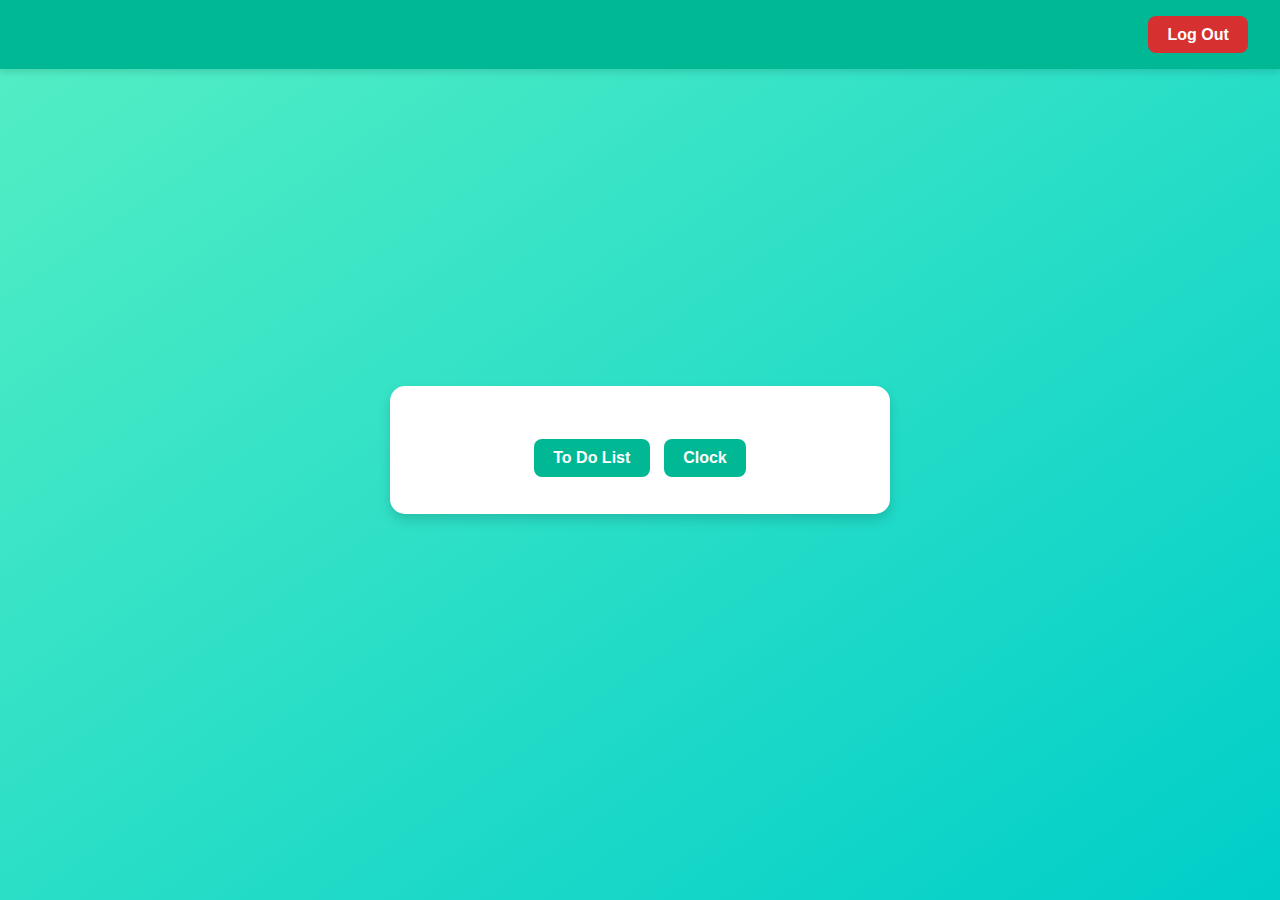
<file: authenticated.html>
<!DOCTYPE html>
<html lang="en">

<head>
    <meta charset="UTF-8">
    <meta name="viewport" content="width=device-width, initial-scale=1.0">
    <title>Authenticated</title>
    <link rel="stylesheet" href="authenticated.css">
</head>

<body>
    <header>
        <nav>
            <button id="logout-btn">Log Out</button>
        </nav>
    </header>
    <div class="container">

        <h1 id="heading"></h1>
        <button class="btn"><a href="https://its-me-baljeet.github.io/to-do-list/">To Do List</a></button>
        <button class="btn"><a href="https://its-me-baljeet.github.io/clock/">Clock</a></button>
        <script src="authenticated.js"></script>
    </div>
</body>

</html>
</file>
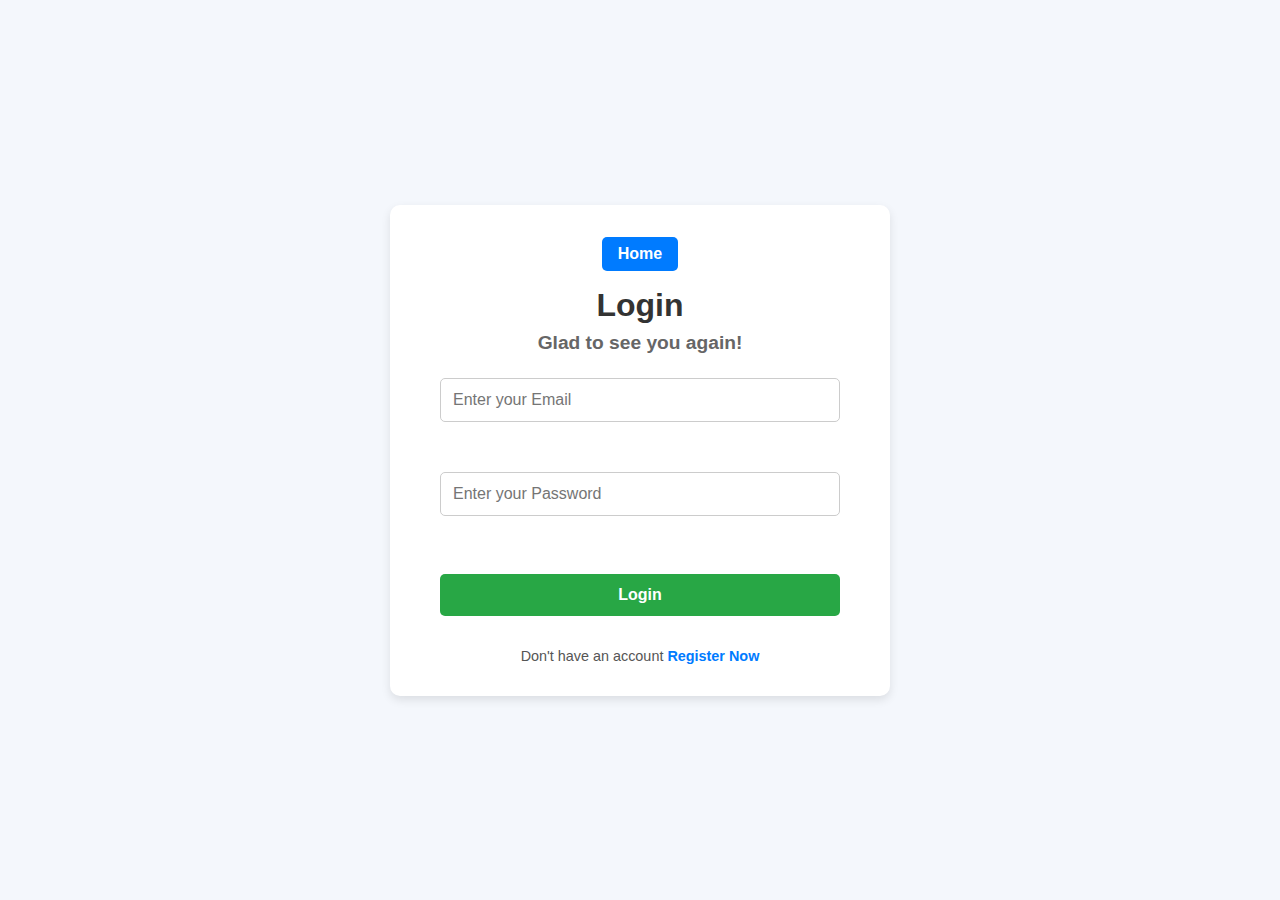
<file: login.html>
<!DOCTYPE html>
<html lang="en">

<head>
    <meta charset="UTF-8">
    <meta name="viewport" content="width=device-width, initial-scale=1.0">
    <title>Login</title>
    <link rel="stylesheet" href="login.css">
</head>

<body>
    <div class="container">
        <button><a href="index.html">Home</a></button>

        <h1>Login</h1>
        <h3>Glad to see you again!</h3>
        <form action="" id="login-form">
            <input type="email" id="email" placeholder="Enter your Email"><br>
            <input type="password" id="password" placeholder="Enter your Password"><br>
            <div id="error-msg"></div>
            <button type="submit" id="login-btn">Login</button>
        </form>
        <footer>
            <p>Don't have an account <a href="signup.html">Register Now</a></p>
        </footer>
    </div>
    <script src="login.js"></script>
</body>

</html>
</file>
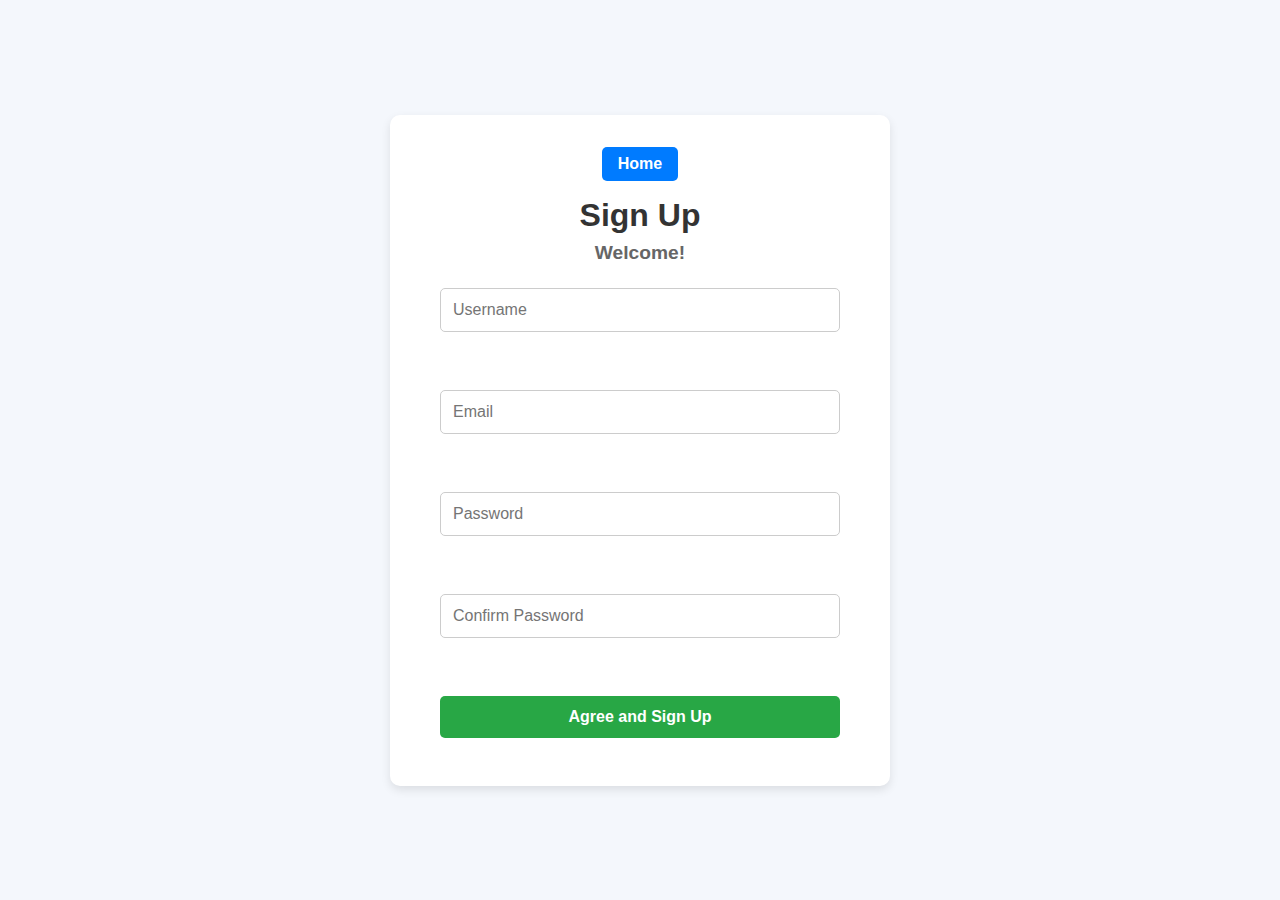
<file: signup.html>
<!DOCTYPE html>
<html lang="en">

<head>
    <meta charset="UTF-8">
    <meta name="viewport" content="width=device-width, initial-scale=1.0">
    <title>Sign Up</title>
    <link rel="stylesheet" href="signup.css">
</head>

<body>
    <div class="container">
        <button><a href="index.html">Home</a></button>

        <h1>Sign Up</h1>
        <h3>Welcome!</h3>
        <form>
            <input type="text" placeholder="Username" id="username"><br>
            <div id="username-error" class="error-message"></div>

            <input type="email" placeholder="Email" id="email"><br>
            <div id="email-error" class="error-message"></div>

            <input type="password" placeholder="Password" id="password"><br>
            <div id="passwd-error" class="error-message"></div>
            <input type="password" placeholder="Confirm Password" id="confirm-password"><br>
            <div id="conf-error" class="error-message"></div>
            <button type="submit" id="signup-btn">Agree and Sign Up</button>
        </form>
    </div>
    <script src="signup.js"></script>
</body>

</html>
</file>
<file: authenticated.css>
/* Universal Reset */
* {
    margin: 0;
    padding: 0;
    box-sizing: border-box;
}

/* Body Styling */
body {
    font-family: 'Poppins', sans-serif;
    background: linear-gradient(to bottom right, #55efc4, #00cec9);
    color: #2d3436;
    display: flex;
    justify-content: center;
    align-items: center;
    height: 100vh;
}

/* Header Styling */
header {
    width: 100%;
    position: fixed;
    top: 0;
    left: 0;
    background-color: #00b894;
    padding: 1rem 2rem;
    box-shadow: 0 4px 6px rgba(0, 0, 0, 0.1);
    z-index: 10;
}

header nav {
    display: flex;
    justify-content: flex-end;
}

header button {
    font-size: 1rem;
    font-weight: 600;
    color: white;
    background-color: #d63031;
    border: none;
    padding: 0.6rem 1.2rem;
    border-radius: 8px;
    cursor: pointer;
    transition: all 0.3s ease;
}

header button:hover {
    background-color: #e17055;
    transform: scale(1.1);
}

.btn {

    margin: 5px;

    background-color: #00b894;
    border: none;
    padding: 0.6rem 1.2rem;
    border-radius: 8px;
    cursor: pointer;
    transition: all 0.3s ease;
}

button a {
    font-size: 1rem;
    font-weight: 600;
    color: white;
    text-decoration: none;
}

/* Main Container */
.container {
    text-align: center;
    background-color: #ffffff;
    border-radius: 15px;
    box-shadow: 0 6px 12px rgba(0, 0, 0, 0.15);
    padding: 2rem 3rem;
    width: 80%;
    max-width: 500px;
    animation: fadeIn 1.2s ease-out;
}

/* Heading Styling */
#heading {
    font-size: 2rem;
    font-weight: bold;
    color: #00b894;
    margin-bottom: 1rem;
}

/* Animations */
@keyframes fadeIn {
    from {
        opacity: 0;
        transform: translateY(20px);
    }

    to {
        opacity: 1;
        transform: translateY(0);
    }
}
</file>
<file: login.css>
/* Universal Reset */
* {
    margin: 0;
    padding: 0;
    box-sizing: border-box;
}

body {
    font-family: 'Arial', sans-serif;
    background: #f4f7fc;
    height: 100vh;
    display: flex;
    justify-content: center;
    align-items: center;
}

/* Container Styling */
.container {
    text-align: center;
    display: flex;
    flex-direction: column;
    justify-content: center;
    align-items: center;
    width: 100%;
    max-width: 500px;
    padding: 2rem;
    background-color: #ffffff;
    border-radius: 10px;
    box-shadow: 0 4px 10px rgba(0, 0, 0, 0.1);
    animation: fadeIn 1s ease-in-out;
}

/* Home Button */
.container button a {
    text-decoration: none;
    color: white;
}

.container button {
    background-color: #007bff;
    border: none;
    padding: 0.5rem 1rem;
    border-radius: 5px;
    font-size: 1rem;
    font-weight: bold;
    color: #fff;
    cursor: pointer;
    transition: background-color 0.3s ease-in-out, transform 0.2s ease;
    margin-bottom: 1rem;
}

.container button:hover {
    background-color: #0056b3;
    transform: scale(1.05);
}

/* Headings Styling */
h1 {
    font-size: 2rem;
    color: #333333;
    margin-bottom: 0.5rem;
    animation: slideIn 1s ease;
}

h3 {
    font-size: 1.2rem;
    color: #666666;
    margin-bottom: 1.5rem;
    animation: fadeInUp 1.2s ease;
}

/* Form Styling */
form {
    width: 100%;
    max-width: 400px;
    display: flex;
    flex-direction: column;
    gap: 1rem;
}

/* Input Fields */
input {
    padding: 0.75rem;
    width: 100%;
    font-size: 1rem;
    border: 1px solid #cccccc;
    border-radius: 5px;
    transition: border-color 0.3s ease;
}

input:focus {
    border-color: #007bff;
    outline: none;
    box-shadow: 0 0 5px rgba(0, 123, 255, 0.5);
}

/* Error Message */
#error-msg {
    font-size: 0.85rem;
    color: red;
    text-align: left;
    margin-top: -0.5rem;
    animation: shake 0.3s ease-in-out;
}

/* Login Button */
#login-btn {
    background-color: #28a745;
    color: #fff;
    font-weight: bold;
    padding: 0.75rem;
    border: none;
    border-radius: 5px;
    cursor: pointer;
    transition: background-color 0.3s ease, transform 0.2s ease;
}

#login-btn:hover {
    background-color: #218838;
    transform: scale(1.05);
}

/* Footer Styling */
footer {
    margin-top: 1rem;
}

footer p {
    font-size: 0.9rem;
    color: #555555;
}

footer a {
    color: #007bff;
    text-decoration: none;
    font-weight: bold;
    transition: color 0.3s ease;
}

footer a:hover {
    color: #0056b3;
}

/* Animations */
@keyframes fadeIn {
    from {
        opacity: 0;
        transform: translateY(10px);
    }

    to {
        opacity: 1;
        transform: translateY(0);
    }
}

@keyframes slideIn {
    from {
        opacity: 0;
        transform: translateX(-20px);
    }

    to {
        opacity: 1;
        transform: translateX(0);
    }
}

@keyframes fadeInUp {
    from {
        opacity: 0;
        transform: translateY(20px);
    }

    to {
        opacity: 1;
        transform: translateY(0);
    }
}

@keyframes shake {

    0%,
    100% {
        transform: translateX(0);
    }

    25%,
    75% {
        transform: translateX(-5px);
    }

    50% {
        transform: translateX(5px);
    }
}
</file>
<file: signup.css>
/* Universal Reset */
* {
    margin: 0;
    padding: 0;
    box-sizing: border-box;
}

body {
    font-family: 'Arial', sans-serif;
    background: #f4f7fc;
    height: 100vh;
    display: flex;
    justify-content: center;
    align-items: center;
}

/* Container Styling */
.container {
    text-align: center;
    display: flex;
    flex-direction: column;
    justify-content: center;
    align-items: center;
    width: 100%;
    max-width: 500px;
    padding: 2rem;
    background-color: #ffffff;
    border-radius: 10px;
    box-shadow: 0 4px 10px rgba(0, 0, 0, 0.1);
    animation: fadeIn 1s ease-in-out;
}

/* Home Button */
.container button a {
    text-decoration: none;
    color: white;
}

.container button {
    background-color: #007bff;
    border: none;
    padding: 0.5rem 1rem;
    border-radius: 5px;
    font-size: 1rem;
    font-weight: bold;
    color: #fff;
    cursor: pointer;
    transition: background-color 0.3s ease-in-out, transform 0.2s ease;
    margin-bottom: 1rem;
}

.container button:hover {
    background-color: #0056b3;
    transform: scale(1.05);
}

/* Headings Styling */
h1 {
    font-size: 2rem;
    color: #333333;
    margin-bottom: 0.5rem;
    animation: slideIn 1s ease;
}

h3 {
    font-size: 1.2rem;
    color: #666666;
    margin-bottom: 1.5rem;
    animation: fadeInUp 1.2s ease;
}

/* Form Styling */
form {
    width: 100%;
    max-width: 400px;
    display: flex;
    flex-direction: column;
    gap: 1rem;
}

/* Input Fields */
input {
    padding: 0.75rem;
    width: 100%;
    font-size: 1rem;
    border: 1px solid #cccccc;
    border-radius: 5px;
    transition: border-color 0.3s ease;
}

input:focus {
    border-color: #007bff;
    outline: none;
    box-shadow: 0 0 5px rgba(0, 123, 255, 0.5);
}

/* Error Message */
.error-message {
    font-size: 0.85rem;
    color: red;
    text-align: left;
    margin-top: -0.5rem;
}

/* Sign-Up Button */
#signup-btn {
    background-color: #28a745;
    color: #fff;
    font-weight: bold;
    padding: 0.75rem;
    border: none;
    border-radius: 5px;
    cursor: pointer;
    transition: background-color 0.3s ease, transform 0.2s ease;
}

#signup-btn:hover {
    background-color: #218838;
    transform: scale(1.05);
}

/* Animations */
@keyframes fadeIn {
    from {
        opacity: 0;
        transform: translateY(10px);
    }

    to {
        opacity: 1;
        transform: translateY(0);
    }
}

@keyframes slideIn {
    from {
        opacity: 0;
        transform: translateX(-20px);
    }

    to {
        opacity: 1;
        transform: translateX(0);
    }
}

@keyframes fadeInUp {
    from {
        opacity: 0;
        transform: translateY(20px);
    }

    to {
        opacity: 1;
        transform: translateY(0);
    }
}
</file>
